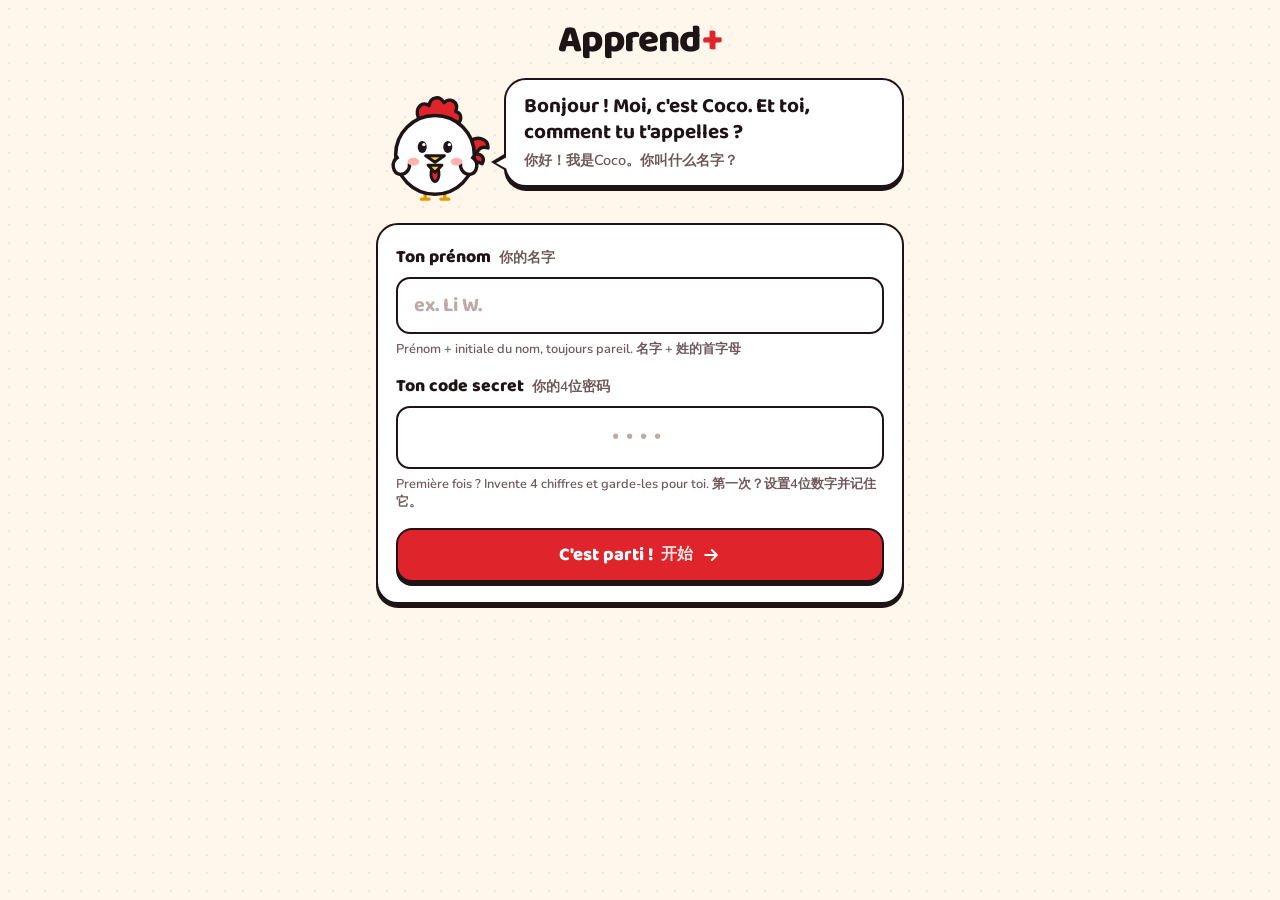
<file: index.html>
<!DOCTYPE html>
<html lang="fr">
<head>
  <meta charset="UTF-8">
  <meta http-equiv="Content-Security-Policy" content="default-src 'self'; script-src 'self'; style-src 'self' 'unsafe-inline'; img-src 'self' data:; connect-src 'self' https://*.supabase.co; manifest-src 'self'; worker-src 'self'; object-src 'none'; base-uri 'self'; form-action 'self'">
  <meta name="referrer" content="strict-origin-when-cross-origin">
  <meta name="viewport" content="width=device-width, initial-scale=1, viewport-fit=cover, interactive-widget=resizes-content">
  <title>Apprend+</title>
  <meta name="description" content="Apprends le français en t'amusant ! / 轻松学法语！">

  <link rel="manifest" href="manifest.json">
  <meta name="theme-color" content="#FFF6EC">
  <meta name="mobile-web-app-capable" content="yes">
  <link rel="icon" type="image/png" sizes="192x192" href="icons/icon-192.png">

  <meta name="apple-mobile-web-app-capable" content="yes">
  <meta name="apple-mobile-web-app-status-bar-style" content="default">
  <meta name="apple-mobile-web-app-title" content="Apprend+">
  <link rel="apple-touch-icon" sizes="180x180" href="icons/icon-180.png">
  <meta name="format-detection" content="telephone=no">

  <link rel="preload" href="fonts/baloo2.woff2" as="font" type="font/woff2" crossorigin>
  <link rel="preload" href="fonts/nunito.woff2" as="font" type="font/woff2" crossorigin>
  <link rel="stylesheet" href="css/base.css">
  <link rel="stylesheet" href="css/coco.css">
  <link rel="stylesheet" href="css/navigation.css">
  <link rel="stylesheet" href="css/ecrans.css">
  <link rel="stylesheet" href="css/jeu.css">
</head>
<body>
  <div id="app" class="app"></div>
  <div id="modale" class="modale-fond" hidden></div>
  <div id="toast" class="toast" role="status" aria-live="polite"></div>

  <noscript><p style="padding:24px;text-align:center">Active JavaScript pour utiliser l'appli. / 请启用 JavaScript。</p></noscript>

  <script src="config.js"></script>
  <script src="data.js"></script>
  <script src="credits.js"></script>
  <script type="module" src="js/main.js"></script>
</body>
</html>
</file>
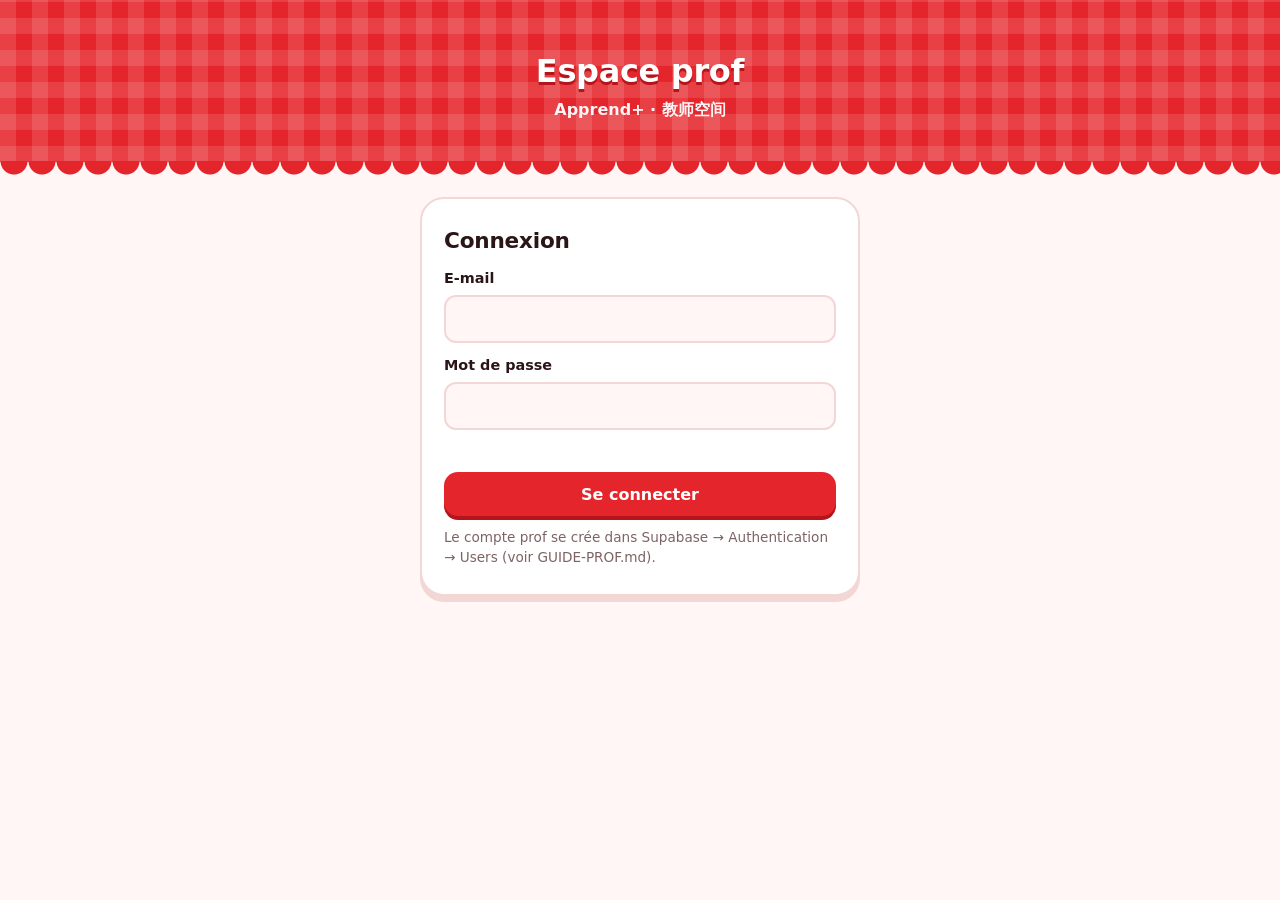
<file: prof.html>
<!DOCTYPE html>
<html lang="fr">
<head>
  <meta charset="UTF-8">
  <meta http-equiv="Content-Security-Policy" content="default-src 'self'; script-src 'self'; style-src 'self' 'unsafe-inline'; img-src 'self' data:; connect-src 'self' https://*.supabase.co; object-src 'none'; base-uri 'self'; form-action 'self'">
  <meta name="referrer" content="no-referrer">
  <meta name="viewport" content="width=device-width, initial-scale=1">
  <title>Espace prof - Apprend+</title>
  <meta name="robots" content="noindex, nofollow">
  <meta name="theme-color" content="#E4252B">
  <link rel="icon" type="image/png" href="icons/icon-192.png">
  <link rel="stylesheet" href="prof.css">
</head>
<body>
  <div id="racine"></div>
  <div id="infobulle" class="infobulle" role="tooltip" hidden></div>
  <div id="fenetre" class="fenetre-fond" hidden></div>
  <div id="toast" class="toast" role="status" aria-live="polite"></div>

  <script src="config.js"></script>
  <script src="data.js"></script>
  <script src="prof.js"></script>
</body>
</html>
</file>
<file: css/base.css>
/* Base : polices, couleurs, boutons, cartes, champs. Les couleurs se changent ici. */

@font-face {
  font-family: "Baloo 2";
  src: url("../fonts/baloo2.woff2") format("woff2");
  font-weight: 600 800;
  font-display: swap;
}
@font-face {
  font-family: "Nunito";
  src: url("../fonts/nunito.woff2") format("woff2");
  font-weight: 500 800;
  font-display: swap;
}

:root {
  --rouge: #E0242B;
  --rouge-fonce: #A8171D;
  --rose: #FFE1DE;
  --rose-joue: #FFB3AE;
  --creme: #FFF6EC;
  --blanc: #FFFFFF;
  --encre: #1E1416;
  --encre-douce: #6E5A5B;
  --ligne: #EADCD3;
  --jaune: #FFC53D;
  --jaune-fonce: #E59A00;
  --vert: #1FA55B;
  --vert-pale: #DDF5E6;

  --trait: 2.5px;
  --ombre: 0 4px 0 var(--encre);
  --ombre-petite: 0 3px 0 var(--encre);
  --rayon: 22px;

  --titre: "Baloo 2", "PingFang SC", "Hiragino Sans GB", "Microsoft YaHei", system-ui, sans-serif;
  --texte: "Nunito", "PingFang SC", "Hiragino Sans GB", "Microsoft YaHei", "Noto Sans SC", system-ui, sans-serif;

  --sur-haut: env(safe-area-inset-top, 0px);
  --sur-bas: env(safe-area-inset-bottom, 0px);
  --sur-gauche: env(safe-area-inset-left, 0px);
  --sur-droite: env(safe-area-inset-right, 0px);
}

*, *::before, *::after { box-sizing: border-box; margin: 0; padding: 0; }
html { -webkit-text-size-adjust: 100%; text-size-adjust: 100%; background: var(--creme); }
body {
  font-family: var(--texte);
  font-weight: 600;
  color: var(--encre);
  line-height: 1.45;
  min-height: 100vh;
  min-height: 100dvh;
  background-color: var(--creme);
  background-image: radial-gradient(rgba(224, 36, 43, .1) 1.4px, transparent 1.6px);
  background-size: 18px 18px;
  -webkit-font-smoothing: antialiased;
  -webkit-tap-highlight-color: transparent;
  overscroll-behavior-y: none;
}
button {
  font: inherit; color: inherit; background: none; border: 0; cursor: pointer;
  touch-action: manipulation; -webkit-user-select: none; user-select: none;
}
a { color: var(--rouge-fonce); font-weight: 700; }
img { display: block; }
:focus-visible { outline: 3px solid var(--jaune); outline-offset: 3px; }
[hidden] { display: none !important; }
[lang="zh"] { font-weight: 600; }
svg.ico { width: 1.25em; height: 1.25em; flex-shrink: 0; }
.etoile-or { color: var(--jaune); }
.flamme { color: #FF6A00; }

.app {
  max-width: 560px; margin: 0 auto; min-height: 100vh; min-height: 100dvh;
  display: flex; flex-direction: column;
  padding: 0 var(--sur-droite) 0 var(--sur-gauche);
}
.ecran { flex: 1; display: flex; flex-direction: column; animation: entree .3s ease; }
.page { padding: 18px 16px 6px; display: flex; flex-direction: column; gap: 16px; }
@keyframes entree { from { opacity: 0; transform: translateY(8px); } }

.titre-page { font-family: var(--titre); font-weight: 800; font-size: 2rem; line-height: 1.05; letter-spacing: -.01em; }
.titre-page span { display: block; font-family: var(--texte); font-size: 1rem; color: var(--encre-douce); margin-top: 4px; letter-spacing: 0; }
.note-bas { font-size: .82rem; color: var(--encre-douce); text-align: center; }

/* Boutons : contour encre et ombre franche, ils s'enfoncent quand on appuie */
.btn {
  min-height: 54px; min-width: 44px; padding: 10px 22px;
  border: var(--trait) solid var(--encre); border-radius: 16px;
  box-shadow: var(--ombre);
  font-family: var(--titre); font-weight: 800; font-size: 1.15rem; line-height: 1.1;
  display: inline-flex; align-items: center; justify-content: center; gap: 8px;
  transition: transform .08s ease, box-shadow .08s ease;
}
.btn:active { transform: translateY(3px); box-shadow: 0 1px 0 var(--encre); }
.btn[disabled] { opacity: .45; pointer-events: none; }
.btn span[lang="zh"] { font-family: var(--texte); font-size: .85em; opacity: .9; }
.btn .ico { width: 20px; height: 20px; }
.btn-rouge { background: var(--rouge); color: var(--blanc); }
.btn-blanc { background: var(--blanc); color: var(--encre); }
.btn-vert { background: var(--vert); color: var(--blanc); }
.btn-large { width: 100%; }

.btn-rond {
  width: 46px; height: 46px; border-radius: 50%; flex-shrink: 0;
  display: inline-flex; align-items: center; justify-content: center;
  background: var(--blanc); color: var(--encre);
  border: var(--trait) solid var(--encre); box-shadow: var(--ombre-petite);
  transition: transform .08s ease, box-shadow .08s ease;
}
.btn-rond:active { transform: translateY(2px); box-shadow: 0 1px 0 var(--encre); }
.btn-rond .ico { width: 22px; height: 22px; }

.lien {
  align-self: center; display: inline-flex; align-items: center; gap: 6px; min-height: 44px;
  font-family: var(--titre); font-weight: 700; font-size: 1rem; color: var(--rouge-fonce);
  text-decoration: underline; text-decoration-thickness: 2px; text-underline-offset: 4px;
}
.lien .ico { width: 18px; height: 18px; }

/* Cartes et pastilles façon autocollant */
.carte {
  background: var(--blanc); border: var(--trait) solid var(--encre);
  border-radius: var(--rayon); box-shadow: var(--ombre);
}
.pastille {
  display: inline-flex; align-items: center; gap: 4px; min-height: 36px; padding: 4px 12px;
  background: var(--blanc); border: 2px solid var(--encre); border-radius: 999px; box-shadow: var(--ombre-petite);
  font-family: var(--titre); font-weight: 800; font-size: 1rem; white-space: nowrap;
}
.pastille .ico { width: 18px; height: 18px; }
.avatar {
  width: 40px; height: 40px; border-radius: 50%; flex-shrink: 0;
  display: inline-flex; align-items: center; justify-content: center;
  background: var(--rouge); color: var(--blanc); border: var(--trait) solid var(--encre);
  font-family: var(--titre); font-weight: 800; font-size: 1.15rem; text-transform: uppercase;
}
.avatar.grand { width: 64px; height: 64px; font-size: 1.8rem; }
.tampon {
  display: inline-block; padding: 2px 10px; border: 3px solid var(--rouge); border-radius: 8px;
  color: var(--rouge); font-family: var(--titre); font-weight: 800; font-size: .85rem;
  letter-spacing: .08em; text-transform: uppercase; transform: rotate(-6deg); background: var(--blanc);
}
.etiquette-rouge { font-family: var(--titre); font-weight: 800; font-size: .85rem; letter-spacing: .06em; text-transform: uppercase; color: var(--rouge); }
.echeance { padding: 1px 8px; border-radius: 999px; background: var(--rose); color: var(--rouge-fonce); font-weight: 800; white-space: nowrap; }
.echeance.urgent { background: var(--rouge); color: var(--blanc); }
.echeance.fini { background: var(--vert-pale); color: var(--vert); }
.jauge { display: block; height: 14px; border-radius: 999px; background: var(--rose); border: 2px solid var(--encre); overflow: hidden; }
.jauge > span { display: block; height: 100%; background: var(--rouge); border-right: 2px solid var(--encre); min-width: 6px; }

/* Champs de saisie */
.champ {
  width: 100%; min-height: 56px; padding: 12px 16px;
  font: inherit; font-family: var(--titre); font-size: 1.25rem; font-weight: 700; color: var(--encre);
  background: var(--blanc); border: var(--trait) solid var(--encre); border-radius: 14px;
  -webkit-appearance: none; appearance: none; transition: box-shadow .15s ease;
}
.champ:focus { outline: none; box-shadow: 0 0 0 4px var(--rose); }
.champ::placeholder { color: #BFA9A6; }

/* Message temporaire */
.toast {
  position: fixed; left: 50%; bottom: calc(100px + var(--sur-bas)); z-index: 60;
  transform: translate(-50%, 20px); max-width: calc(100% - 32px);
  padding: 12px 18px; border-radius: 16px; border: var(--trait) solid var(--encre);
  background: var(--encre); color: var(--blanc); font-family: var(--titre); font-weight: 700; text-align: center;
  opacity: 0; pointer-events: none; transition: opacity .2s ease, transform .2s ease;
}
.toast.visible { opacity: 1; transform: translate(-50%, 0); }

/* Feuille du bas */
.modale-fond {
  position: fixed; inset: 0; z-index: 40; background: rgba(30, 20, 22, .55);
  display: flex; align-items: flex-end; justify-content: center; animation: fondu .2s ease;
}
.modale {
  width: 100%; max-width: 560px; max-height: 90vh; max-height: 90dvh; overflow-y: auto;
  background: var(--creme); border: var(--trait) solid var(--encre); border-bottom: 0; border-radius: 28px 28px 0 0;
  padding: 18px 18px calc(20px + var(--sur-bas)); display: flex; flex-direction: column; gap: 14px;
  animation: monte .28s ease;
}
@media (min-width: 620px) { .modale-fond { align-items: center; } .modale { border-radius: 28px; border-bottom: var(--trait) solid var(--encre); } }
@keyframes fondu { from { opacity: 0; } }
@keyframes monte { from { transform: translateY(40%); opacity: 0; } }

@media (prefers-reduced-motion: reduce) {
  *, *::before, *::after { animation-duration: .01ms !important; animation-iteration-count: 1 !important; transition-duration: .01ms !important; }
}
</file>
<file: css/coco.css>
/* Coco la mascotte et ses bulles de BD */

.coco { flex-shrink: 0; overflow: visible; }
.coco-corps { transform-origin: 60px 110px; animation: dandine 3.2s ease-in-out infinite; }
@keyframes dandine { 0%, 100% { transform: rotate(-3deg); } 50% { transform: rotate(3deg); } }

/* Bec qui s'ouvre et se ferme quand Coco parle */
.coco-bec-ferme { opacity: 0; animation: bec-ferme .34s steps(1) 6; }
.coco-bec-ouvert { animation: bec-ouvert .34s steps(1) 6; }
@keyframes bec-ouvert { 50% { opacity: 0; } }
@keyframes bec-ferme { 50% { opacity: 1; } }

.coco-bravo .coco-corps { animation: saute .5s ease 3, dandine 3.2s ease-in-out 1.5s infinite; }
@keyframes saute { 0%, 100% { transform: translateY(0); } 40% { transform: translateY(-14px) rotate(-4deg); } }
.coco-oups .coco-corps { animation: tremble .45s ease 1; }
@keyframes tremble { 25% { transform: translateX(-5px); } 75% { transform: translateX(5px); } }

.parole { display: flex; align-items: flex-end; gap: 10px; }
.parole-droite { flex-direction: row-reverse; }
.bulle {
  position: relative; flex: 1; min-width: 0;
  background: var(--blanc); border: var(--trait) solid var(--encre); border-radius: 22px;
  box-shadow: var(--ombre); padding: 12px 16px; margin-bottom: 18px;
}
/* Pointe de la bulle tournée vers Coco (contour + remplissage) */
.bulle::before, .bulle::after { content: ""; position: absolute; bottom: 14px; border-style: solid; }
.parole-gauche .bulle::before { left: -15px; border-width: 9px 15px 9px 0; border-color: transparent var(--encre) transparent transparent; }
.parole-gauche .bulle::after { left: -10px; bottom: 16.5px; border-width: 6.5px 11px 6.5px 0; border-color: transparent var(--blanc) transparent transparent; }
.parole-droite .bulle::before { right: -15px; border-width: 9px 0 9px 15px; border-color: transparent transparent transparent var(--encre); }
.parole-droite .bulle::after { right: -10px; bottom: 16.5px; border-width: 6.5px 0 6.5px 11px; border-color: transparent transparent transparent var(--blanc); }

.bulle-fr { font-weight: 800; font-size: 1.05rem; line-height: 1.35; }
.bulle-zh { margin-top: 4px; font-size: .9rem; color: var(--encre-douce); }
.parole-grande .bulle { padding: 14px 18px; }
.parole-grande .bulle-fr { font-family: var(--titre); font-weight: 700; font-size: 1.3rem; line-height: 1.25; }
.bulle.rebond { animation: rebond .3s ease; }
@keyframes rebond { 40% { transform: scale(1.04); } }
</file>
<file: css/navigation.css>
/* Barre du haut et barre de navigation du bas */

.barre-haut {
  position: sticky; top: 0; z-index: 20;
  display: flex; align-items: center; gap: 8px;
  padding: calc(10px + var(--sur-haut)) 16px 10px;
  background: var(--creme); border-bottom: var(--trait) solid var(--encre);
}
.barre-haut .moi { flex: 1; min-width: 0; display: flex; align-items: center; gap: 10px; text-align: left; }
.barre-haut .moi b, .barre-titre {
  font-family: var(--titre); font-weight: 800; font-size: 1.25rem;
  white-space: nowrap; overflow: hidden; text-overflow: ellipsis;
}
.barre-titre { flex: 1; min-width: 0; }

.nav-bas {
  position: fixed; left: 50%; bottom: 0; transform: translateX(-50%); z-index: 30;
  width: 100%; max-width: 560px;
  display: grid; grid-template-columns: repeat(4, 1fr); gap: 6px;
  padding: 8px 10px calc(8px + var(--sur-bas));
  background: var(--blanc); border-top: var(--trait) solid var(--encre);
}
.nav-bas button {
  min-height: 56px; border-radius: 16px; border: 2px solid transparent;
  display: flex; flex-direction: column; align-items: center; justify-content: center; gap: 2px;
  font-family: var(--titre); font-weight: 700; font-size: .78rem; color: var(--encre-douce);
}
.nav-bas button .ico { width: 24px; height: 24px; }
.nav-bas button.actif {
  background: var(--rouge); color: var(--blanc);
  border-color: var(--encre); box-shadow: var(--ombre-petite);
}
.avec-nav { padding-bottom: calc(96px + var(--sur-bas)); }
</file>
<file: css/ecrans.css>
/* Écrans : connexion, accueil, parcours, niveau, carnet, classement, crédits, menu */

/* Connexion */
.ecran-connexion { padding: calc(22px + var(--sur-haut)) 16px calc(28px + var(--sur-bas)); gap: 18px; }
.marque { font-family: var(--titre); font-weight: 800; font-size: 2.4rem; line-height: 1; text-align: center; letter-spacing: -.02em; }
.marque span { color: var(--rouge); }
.carte-connexion { padding: 20px 18px; display: flex; flex-direction: column; }
.carte-connexion label { font-family: var(--titre); font-weight: 800; font-size: 1.1rem; margin-bottom: 6px; }
.carte-connexion label span { font-family: var(--texte); font-size: .85rem; color: var(--encre-douce); margin-left: 4px; }
.carte-connexion .astuce { font-size: .8rem; color: var(--encre-douce); margin: 6px 0 16px; }
.champ-code { letter-spacing: .5em; text-align: center; font-size: 1.5rem; }
.champ-code::placeholder { letter-spacing: .3em; }
.deja-venus p { font-family: var(--titre); font-weight: 700; color: var(--encre-douce); margin-bottom: 10px; }
.deja-venus > div { display: flex; flex-wrap: wrap; gap: 10px; }
.autocollant-eleve {
  display: inline-flex; align-items: center; gap: 8px; min-height: 50px; padding: 4px 16px 4px 4px;
  background: var(--blanc); border: var(--trait) solid var(--encre); border-radius: 999px; box-shadow: var(--ombre-petite);
  font-family: var(--titre); font-weight: 800; font-size: 1.05rem;
}
.autocollant-eleve .avatar { width: 36px; height: 36px; font-size: 1rem; }

/* Accueil */
.accueil { padding-top: 22px; }
.lecon { padding: 18px; display: flex; flex-direction: column; gap: 8px; overflow: hidden; }
.lecon-photos { display: flex; justify-content: center; margin: 4px 0 10px; height: 104px; }
.lecon-photos img {
  width: 96px; height: 96px; object-fit: cover; background: var(--rose);
  border: 4px solid var(--blanc); outline: var(--trait) solid var(--encre); border-radius: 10px;
  box-shadow: 0 5px 0 var(--encre);
}
.lecon-photos img:nth-child(1) { transform: rotate(-8deg) translateY(6px); margin-right: -14px; }
.lecon-photos img:nth-child(2) { transform: rotate(3deg); z-index: 1; }
.lecon-photos img:nth-child(3) { transform: rotate(9deg) translateY(8px); margin-left: -14px; }
.lecon h2 { font-family: var(--titre); font-weight: 800; font-size: 1.75rem; line-height: 1.1; }
.lecon h2 span { display: block; font-family: var(--texte); font-size: 1rem; color: var(--encre-douce); }
.lecon .btn { margin-top: 8px; }

.devoir { padding: 14px; display: flex; align-items: center; gap: 12px; border-color: var(--rouge); box-shadow: 0 4px 0 var(--rouge-fonce); }
.devoir > div { flex: 1; min-width: 0; display: flex; flex-direction: column; }
.devoir b { font-family: var(--titre); font-weight: 800; font-size: 1.15rem; line-height: 1.2; }
.devoir small { font-size: .8rem; color: var(--encre-douce); }
.devoir .btn { min-height: 46px; padding: 8px 14px; font-size: 1rem; }

.compteurs { list-style: none; display: grid; grid-template-columns: repeat(3, 1fr); gap: 10px; }
.compteurs li {
  display: flex; flex-direction: column; align-items: center; text-align: center; padding: 10px 6px;
  background: var(--blanc); border: var(--trait) solid var(--encre); border-radius: 18px; box-shadow: var(--ombre-petite);
}
.compteurs .ico { width: 22px; height: 22px; }
.compteurs b { font-family: var(--titre); font-weight: 800; font-size: 1.6rem; line-height: 1.1; }
.compteurs span { font-size: .72rem; color: var(--encre-douce); font-weight: 700; }

/* Parcours et niveaux : chemin sinueux */
.progression-globale { padding: 14px 16px; display: flex; flex-direction: column; gap: 8px; }
.progression-globale b { font-family: var(--titre); font-weight: 800; font-size: 1.6rem; line-height: 1; }
.progression-globale small { font-family: var(--texte); font-size: .9rem; color: var(--encre-douce); }

.chemin { position: relative; margin-top: 6px; }
.chemin svg.route { position: absolute; inset: 0; width: 100%; height: 100%; overflow: visible; pointer-events: none; }
.route path { fill: none; stroke-linecap: round; }
.route-bord { stroke: var(--encre); stroke-width: 24; }
.route-fond { stroke: var(--blanc); stroke-width: 18; }
.route-faite { stroke: var(--rouge); stroke-width: 18; }
.route-tirets { stroke: var(--encre); stroke-width: 2.5; stroke-dasharray: 2 12; opacity: .3; }

.noeud { position: absolute; transform: translateX(-50%); display: flex; flex-direction: column; align-items: center; width: 160px; }
.noeud-bouton {
  position: relative; width: 92px; height: 92px; border-radius: 50%;
  background: var(--blanc); border: 3px solid var(--encre); box-shadow: 0 6px 0 var(--encre);
  transition: transform .1s ease;
}
.noeud-bouton:active { transform: translateY(4px); }
.noeud-bouton img { width: 100%; height: 100%; border-radius: 50%; object-fit: cover; }
.noeud.actuel .noeud-bouton { box-shadow: 0 0 0 5px var(--rouge), 0 0 0 8px var(--encre), 0 9px 0 8px var(--encre); }
.noeud.verrouille .noeud-bouton { background: #EFE6E0; }
.noeud.verrouille .noeud-bouton img { filter: grayscale(1) opacity(.45); }
.badge {
  position: absolute; right: -8px; bottom: -6px; width: 34px; height: 34px; border-radius: 50%;
  display: flex; align-items: center; justify-content: center;
  background: var(--vert); color: var(--blanc); border: var(--trait) solid var(--encre);
}
.badge .ico { width: 18px; height: 18px; }
.noeud.verrouille .badge { background: var(--encre-douce); }
.etiquette {
  margin-top: 16px; padding: 6px 10px; max-width: 160px; text-align: center; line-height: 1.2;
  background: var(--blanc); border: 2px solid var(--encre); border-radius: 14px; box-shadow: var(--ombre-petite);
}
.etiquette b { display: block; font-family: var(--titre); font-weight: 800; font-size: .95rem; }
.etiquette span { display: block; font-size: .78rem; color: var(--encre-douce); }
.etiquette .etoiles-mini { display: flex; justify-content: center; align-items: center; gap: 2px; margin-top: 2px; font-weight: 800; }
.etoiles-mini .ico { width: 13px; height: 13px; }
.noeud.verrouille .etiquette { opacity: .6; }

/* Coco perché au-dessus de l'étape à faire */
.coco-ici { position: absolute; bottom: 100%; margin-bottom: -6px; display: flex; align-items: center; gap: 2px; z-index: 3; }
.coco-ici > span {
  padding: 2px 10px; background: var(--rouge); color: var(--blanc); border: 2px solid var(--encre); border-radius: 999px;
  font-family: var(--titre); font-weight: 800; font-size: .85rem; white-space: nowrap;
}
.tampon-noeud { position: absolute; bottom: 100%; margin-bottom: 6px; z-index: 3; }

.noeud-etape .noeud-bouton {
  width: 80px; height: 80px; display: flex; align-items: center; justify-content: center;
  font-family: var(--titre); font-weight: 800; font-size: 1.9rem; color: var(--rouge);
}
.noeud-etape.actuel .noeud-bouton { background: var(--rouge); color: var(--blanc); }
.noeud-etape.verrouille .noeud-bouton { color: #BFA9A6; }
.noeud-etape .noeud-bouton .ico { width: 30px; height: 30px; }
.etoiles-etape { display: flex; gap: 2px; margin-top: 16px; }
.etoiles-etape .ico { width: 22px; height: 22px; color: var(--jaune); }
.etoiles-etape .ico.vide { color: #E8D9D2; }
.nom-etape { font-family: var(--titre); font-weight: 700; font-size: .9rem; color: var(--encre-douce); }

.entete-niveau { display: flex; align-items: center; gap: 14px; }
.entete-niveau img { width: 72px; height: 72px; border-radius: 50%; object-fit: cover; border: 3px solid var(--encre); box-shadow: var(--ombre-petite); flex-shrink: 0; }
.entete-niveau > div { flex: 1; min-width: 0; }
.entete-niveau .titre-page { font-size: 1.6rem; }
.entete-niveau .pastille { align-self: flex-start; }

.legende-types { margin: 8px 16px 0; padding: 14px; display: grid; grid-template-columns: 1fr 1fr; gap: 10px; font-size: .85rem; }
.legende-types div { display: flex; align-items: center; gap: 8px; line-height: 1.2; }
.legende-types span span { display: block; color: var(--encre-douce); }
.puce-type {
  width: 28px; height: 28px; border-radius: 8px; flex-shrink: 0; border: 2px solid var(--encre);
  display: inline-flex; align-items: center; justify-content: center;
  font-family: var(--titre); font-weight: 800; color: var(--blanc);
}
.t1 { background: #FF8A8E; } .t2 { background: var(--rouge); } .t3 { background: var(--rouge-fonce); } .t4 { background: var(--encre); }

/* Carnet */
.groupe-carnet h2 { font-family: var(--titre); font-weight: 800; font-size: 1.3rem; margin-bottom: 10px; }
.groupe-carnet h2 span { font-family: var(--texte); font-size: .85rem; color: var(--encre-douce); }
.grille-mots { list-style: none; display: grid; grid-template-columns: repeat(auto-fill, minmax(140px, 1fr)); gap: 12px; }
.carte-mot {
  position: relative; width: 100%; display: flex; flex-direction: column; text-align: left; overflow: hidden;
  background: var(--blanc); border: var(--trait) solid var(--encre); border-radius: 18px; box-shadow: var(--ombre-petite);
  transition: transform .1s ease;
}
.carte-mot:active { transform: translateY(2px); }
.carte-mot img, .carte-mot .emoji { width: 100%; aspect-ratio: 4 / 3; object-fit: cover; background: var(--rose); border-bottom: var(--trait) solid var(--encre); }
.carte-mot .emoji { display: flex; align-items: center; justify-content: center; font-size: 2.6rem; }
.carte-mot .mot { padding: 8px 40px 10px 12px; font-family: var(--titre); font-weight: 800; font-size: 1.1rem; }
.carte-mot > .ico { position: absolute; right: 10px; bottom: 11px; width: 22px; height: 22px; color: var(--rouge); }

/* Classement */
.interrupteur { display: flex; gap: 4px; padding: 4px; background: var(--blanc); border: var(--trait) solid var(--encre); border-radius: 18px; }
.interrupteur button { flex: 1; min-height: 44px; border-radius: 13px; font-family: var(--titre); font-weight: 800; color: var(--encre-douce); }
.interrupteur button[aria-selected="true"] { background: var(--rouge); color: var(--blanc); border: 2px solid var(--encre); }

.podium { display: flex; align-items: flex-end; justify-content: center; gap: 8px; }
.marche { flex: 1; max-width: 120px; display: flex; flex-direction: column; align-items: center; text-align: center; min-width: 0; }
.marche .avatar { width: 52px; height: 52px; font-size: 1.4rem; margin-bottom: 4px; }
.marche.un .avatar { width: 64px; height: 64px; font-size: 1.7rem; box-shadow: 0 0 0 4px var(--jaune); }
.marche b { font-family: var(--titre); font-weight: 800; max-width: 100%; overflow: hidden; text-overflow: ellipsis; white-space: nowrap; }
.marche small { font-weight: 800; color: var(--encre-douce); margin-bottom: 6px; }
.marche.moi b { color: var(--rouge); }
.socle {
  width: 100%; display: flex; justify-content: center; padding-top: 6px;
  border: var(--trait) solid var(--encre); border-bottom: 0; border-radius: 14px 14px 0 0;
  font-family: var(--titre); font-weight: 800; font-size: 1.7rem;
}
.marche.un .socle { height: 96px; background: var(--rouge); color: var(--blanc); }
.marche.deux .socle { height: 70px; background: var(--rose); }
.marche.trois .socle { height: 52px; background: var(--blanc); }
.marche.vide .socle { background: transparent; border-style: dashed; }
.liste-classement { list-style: none; display: flex; flex-direction: column; gap: 8px; }
.liste-classement li {
  display: flex; align-items: center; gap: 10px; min-height: 56px; padding: 8px 12px;
  background: var(--blanc); border: 2px solid var(--encre); border-radius: 16px;
}
.liste-classement li.moi { background: var(--rose); box-shadow: var(--ombre-petite); }
.liste-classement li.saut { background: none; border: 0; min-height: 0; justify-content: center; letter-spacing: .3em; }
.liste-classement .rang { width: 26px; text-align: center; font-family: var(--titre); font-weight: 800; color: var(--encre-douce); }
.liste-classement .avatar { width: 36px; height: 36px; font-size: 1rem; }
.liste-classement .nom { flex: 1; min-width: 0; font-weight: 800; overflow: hidden; text-overflow: ellipsis; white-space: nowrap; }
.liste-classement .score { font-family: var(--titre); font-weight: 800; color: var(--rouge-fonce); white-space: nowrap; }

/* Crédits */
.liste-credits { list-style: none; display: flex; flex-direction: column; gap: 8px; }
.liste-credits li { display: flex; gap: 12px; align-items: center; padding: 8px; background: var(--blanc); border: 2px solid var(--encre); border-radius: 14px; font-size: .8rem; }
.liste-credits img { width: 56px; height: 56px; border-radius: 10px; object-fit: cover; flex-shrink: 0; }
.liste-credits div { display: flex; flex-direction: column; min-width: 0; }
.liste-credits b { font-family: var(--titre); font-size: 1rem; }
.liste-credits span { color: var(--encre-douce); overflow-wrap: anywhere; }

/* Menu du profil et aide */
.entete-profil { display: flex; align-items: center; gap: 14px; }
.entete-profil b { display: block; font-family: var(--titre); font-weight: 800; font-size: 1.5rem; line-height: 1.1; }
.entete-profil small { color: var(--encre-douce); }
.etat-synchro { display: flex; align-items: center; gap: 8px; font-size: .85rem; color: var(--encre-douce); }
.point { width: 10px; height: 10px; border-radius: 50%; border: 2px solid var(--encre); background: var(--vert); flex-shrink: 0; }
.point.attente { background: var(--jaune); }
.point.off { background: #CDBDB9; }
.menu-liste { display: flex; flex-direction: column; gap: 12px; }
.menu-liste .btn-blanc { justify-content: flex-start; }
.bloc-os { padding: 14px 16px; background: var(--blanc); border: 2px solid var(--encre); border-radius: 18px; }
.bloc-os.actif { border-color: var(--rouge); box-shadow: 0 4px 0 var(--rouge-fonce); }
.bloc-os h3 { font-family: var(--titre); font-weight: 800; font-size: 1.15rem; }
.bloc-os ol { margin: 8px 0 0 20px; display: flex; flex-direction: column; gap: 4px; }
.bloc-os p { margin-top: 8px; font-size: .85rem; color: var(--encre-douce); }
</file>
<file: css/jeu.css>
/* Exercices et écran de résultat. L'exercice tient sur un seul écran, sans défiler. */

body.jeu { overflow: hidden; overscroll-behavior: none; }
/* Fixé sur la fenêtre visible : 100vh compte la barre d'adresse sur certains téléphones
   et poussait le bouton Valider hors de l'écran. */
.ecran-exo {
  position: fixed; top: 0; bottom: 0; left: 0; right: 0; z-index: 10;
  width: 100%; max-width: 560px; margin: 0 auto;
  padding: 0 var(--sur-droite) 0 var(--sur-gauche);
  overflow: hidden; animation: none; background: var(--creme);
}

.exo-haut { flex-shrink: 0; display: flex; align-items: center; gap: 10px; padding: calc(8px + var(--sur-haut)) 16px 6px; }
.segments { flex: 1; display: flex; gap: 5px; }
.segments span { flex: 1; height: 14px; border-radius: 999px; background: var(--blanc); border: 2px solid var(--encre); }
.segments span.fait { background: var(--rouge); }
.segments span.actuel { background: var(--rose); }
.points-exo { display: inline-flex; align-items: center; gap: 3px; min-width: 50px; justify-content: flex-end; font-family: var(--titre); font-weight: 800; font-size: 1.15rem; }
.points-exo .ico { color: var(--jaune); }

.zone-exo {
  flex: 1 1 auto; min-height: 0; display: flex; flex-direction: column; align-items: center;
  gap: clamp(6px, 1.4vh, 12px); padding: 6px 16px 8px; text-align: center;
}
.zone-exo > * { flex-shrink: 0; }

/* Photo façon polaroïd, qui s'adapte à la place disponible */
.photo-exo {
  position: relative; flex: 1 1 0; min-height: 70px; max-height: 300px;
  width: auto; max-width: 100%; aspect-ratio: 4 / 3; margin-top: 10px;
  display: flex; padding: 8px; background: var(--blanc);
  border: var(--trait) solid var(--encre); border-radius: 16px; box-shadow: var(--ombre);
  transform: rotate(-1.5deg);
}
.photo-exo .cadre { position: relative; flex: 1; min-height: 0; border-radius: 10px; overflow: hidden; background: var(--rose); }
.photo-exo .fond-flou { position: absolute; inset: 0; width: 100%; height: 100%; object-fit: cover; filter: blur(16px); transform: scale(1.2); opacity: .55; }
.photo-exo .photo-principale { position: relative; width: 100%; height: 100%; object-fit: contain; }
.photo-exo .emoji-exo { display: flex; align-items: center; justify-content: center; height: 100%; font-size: 5rem; }
.type-exo {
  position: absolute; top: -13px; left: 12px; z-index: 2; padding: 1px 10px;
  border: 2px solid var(--encre); border-radius: 999px; color: var(--blanc);
  font-family: var(--titre); font-weight: 800; font-size: .8rem; transform: rotate(-3deg);
}
.type-exo span { opacity: .85; }
.photo-exo .btn-son { position: absolute; right: -12px; bottom: -14px; }

/* Coco donne la consigne */
.parole-exo { width: 100%; text-align: left; }
.parole-exo .bulle { padding: 8px 12px; margin-bottom: 10px; box-shadow: var(--ombre-petite); }
.parole-exo .bulle-fr { font-size: .98rem; }
.parole-exo .bulle-zh { font-size: .82rem; margin-top: 1px; }

/* Cases de réponse */
.cases { display: flex; justify-content: center; gap: 6px; width: 100%; }
.case {
  flex: 0 1 46px; min-width: 24px; height: 54px;
  display: flex; align-items: center; justify-content: center;
  font-family: var(--titre); font-size: 1.7rem; font-weight: 800; text-transform: uppercase;
  border-bottom: 4px solid var(--encre-douce);
}
.case.active { border-bottom-color: var(--rouge); animation: clignote 1s steps(2) infinite; }
@keyframes clignote { 50% { border-bottom-color: var(--ligne); } }
.case.remplie { color: var(--rouge); border-bottom-color: var(--encre); }
.case.fixe { color: var(--encre-douce); }
.case.devoilee { color: var(--jaune-fonce); border-bottom-color: var(--jaune); }
.case.juste { color: var(--vert); border-bottom-color: var(--vert); }
.case.reponse { color: var(--rouge); border-bottom-color: var(--rouge); }
.case.separateur { flex: 0 0 14px; min-width: 14px; border: 0; animation: none; }
.cases.secoue { animation: secousse .4s ease; }
.cases.bravo .case { animation: saut-lettre .45s ease both; }
.cases.bravo .case:nth-child(2) { animation-delay: .04s; } .cases.bravo .case:nth-child(3) { animation-delay: .08s; }
.cases.bravo .case:nth-child(4) { animation-delay: .12s; } .cases.bravo .case:nth-child(5) { animation-delay: .16s; }
.cases.bravo .case:nth-child(6) { animation-delay: .2s; } .cases.bravo .case:nth-child(7) { animation-delay: .24s; }
@keyframes secousse { 20%, 60% { transform: translateX(-9px); } 40%, 80% { transform: translateX(9px); } }
@keyframes saut-lettre { 50% { transform: translateY(-10px); } }

/* Lettres façon Scrabble */
.tuiles { display: flex; flex-wrap: wrap; justify-content: center; gap: 9px; max-width: 420px; }
.tuile {
  position: relative; width: 54px; height: 56px; border-radius: 12px;
  background: #FFF9EF; color: var(--rouge); border: var(--trait) solid var(--encre); box-shadow: var(--ombre);
  font-family: var(--titre); font-size: 1.6rem; font-weight: 800;
  transition: transform .08s ease, box-shadow .08s ease, opacity .15s ease;
}
.tuile::after { content: attr(data-pts); position: absolute; right: 5px; bottom: 1px; font-size: .6rem; color: var(--encre-douce); }
.tuile:active { transform: translateY(3px); box-shadow: 0 1px 0 var(--encre); }
.tuile.utilisee { opacity: .15; transform: translateY(4px); box-shadow: none; pointer-events: none; }

.saisie {
  width: 100%; max-width: 380px; min-height: 56px; padding: 10px 16px;
  font: inherit; font-family: var(--titre); font-size: 1.4rem; font-weight: 800; text-align: center; letter-spacing: .1em;
  color: var(--rouge); background: var(--blanc); border: var(--trait) solid var(--encre); border-radius: 14px;
  -webkit-appearance: none; appearance: none;
}
.saisie:focus { outline: none; box-shadow: 0 0 0 4px var(--rose); }
.saisie::placeholder { letter-spacing: 0; color: #BFA9A6; font-size: 1rem; }
.ecran-exo.fini .saisie, .ecran-exo.fini .tuiles { display: none; }

/* Barre du bas de l'exercice */
.pied-exo {
  flex-shrink: 0; display: flex; gap: 10px; align-items: center;
  position: relative; z-index: 2;
  padding: 12px 16px calc(12px + var(--sur-bas));
  background: var(--blanc); border-top: var(--trait) solid var(--encre);
}
.pied-exo > .btn-rouge, .pied-exo > .btn-vert { flex: 1; }
.petit-bouton { width: 58px; min-width: 58px; padding: 0; flex-direction: column; gap: 0; font-family: var(--texte); font-size: .65rem; }
.petit-bouton .ico { width: 22px; height: 22px; }
.pied-exo.reussi, .pied-exo.rate { flex-wrap: wrap; animation: monte .25s ease; }
.pied-exo.reussi { background: var(--vert-pale); }
.pied-exo.rate { background: var(--rose); }
.verdict { width: 100%; display: flex; flex-direction: column; text-align: left; }
.verdict b { font-family: var(--titre); font-weight: 800; font-size: 1.3rem; line-height: 1.15; }
.reussi .verdict b { color: var(--vert); }
.rate .verdict b { color: var(--rouge-fonce); }
.verdict > span { font-weight: 800; }

/* Écrans plus petits : on resserre */
@media (max-height: 700px) {
  .tuile { width: 48px; height: 50px; font-size: 1.4rem; }
  .tuiles { gap: 7px; }
  .case { height: 46px; font-size: 1.45rem; }
  .saisie { min-height: 50px; padding: 8px 14px; }
  .pied-exo { padding-top: 10px; padding-bottom: calc(10px + var(--sur-bas)); }
  .ecran-exo .btn { min-height: 48px; }
}
@media (max-height: 560px) {
  .parole-exo .coco { width: 40px; height: 40px; }
  .parole-exo .bulle-zh { display: none; }
}
@media (max-height: 480px) {
  .tuile { width: 42px; height: 44px; font-size: 1.2rem; }
  .tuiles { gap: 6px; }
  .case { height: 38px; font-size: 1.2rem; }
  .parole-exo .bulle-fr { font-size: .88rem; }
  .ecran-exo .btn-rond { width: 40px; height: 40px; }
}
@media (min-width: 600px) and (min-height: 760px) {
  .tuile { width: 60px; height: 62px; }
}

/* Résultat */
.ecran-resultat { padding: calc(22px + var(--sur-haut)) 16px calc(28px + var(--sur-bas)); gap: 18px; }
.grandes-etoiles { display: flex; justify-content: center; align-items: flex-end; gap: 4px; }
.grandes-etoiles .ico { width: 72px; height: 72px; color: var(--jaune); filter: drop-shadow(0 4px 0 var(--encre)); animation: etoile .55s cubic-bezier(.3, 1.6, .5, 1) both; }
.grandes-etoiles .ico:nth-child(2) { width: 94px; height: 94px; margin-bottom: 14px; animation-delay: .2s; }
.grandes-etoiles .ico:nth-child(3) { animation-delay: .4s; }
.grandes-etoiles .ico.vide { color: #E8D9D2; filter: drop-shadow(0 4px 0 #CDBDB9); }
@keyframes etoile { from { transform: scale(0) rotate(-40deg); opacity: 0; } }
.mots-appris h2 { font-family: var(--titre); font-weight: 800; font-size: 1.2rem; margin-bottom: 10px; }
.mots-appris h2 span { font-family: var(--texte); font-size: .85rem; color: var(--encre-douce); }
.mots-appris ul { list-style: none; display: flex; flex-wrap: wrap; gap: 8px; }
.puce-mot {
  min-height: 46px; display: inline-flex; align-items: center; gap: 8px; padding: 3px 14px 3px 3px;
  background: var(--blanc); border: 2px solid var(--encre); border-radius: 999px; box-shadow: var(--ombre-petite);
  font-family: var(--titre); font-weight: 800; font-size: 1.05rem;
}
.puce-mot img { width: 36px; height: 36px; border-radius: 50%; object-fit: cover; border: 2px solid var(--encre); }
.puce-mot .ico { width: 18px; height: 18px; color: var(--rouge); }
.puce-mot.rate { background: var(--rose); border-style: dashed; }
.boutons-resultat { display: flex; flex-direction: column; gap: 14px; }

.confettis { position: fixed; inset: 0; pointer-events: none; overflow: hidden; z-index: 50; }
.confettis i { position: absolute; top: -14px; width: 10px; height: 14px; border-radius: 2px; border: 1.5px solid var(--encre); animation: chute linear forwards; }
@keyframes chute { to { transform: translateY(110vh) rotate(720deg); } }
</file>
<file: prof.css>
/* Styles du tableau de bord prof. */
:root {
  --rouge: #E4252B;
  --rouge-fonce: #B5141B;
  --rouge-nuit: #7A0C11;
  --rose: #FFE3E2;
  --rose-pale: #FFF6F5;
  --blanc: #FFFFFF;
  --encre: #2B1617;
  --encre-douce: #7E6364;
  --ligne: #F2D7D5;
  --ligne-forte: #E6BDBA;

  /* Statuts (toujours accompagnés d'une icône + d'un texte) */
  --ok: #14804A;      --ok-fond: #E3F7EA;
  --attention: #A15C00; --attention-fond: #FFF1D6;
  --critique: #B5141B; --critique-fond: #FFE3E2;
  --neutre: #6B5556;  --neutre-fond: #F4ECEB;

  /* Échelle d'activité (une seule teinte, du clair au foncé) */
  --act-0: #F4ECEB;
  --act-1: #F8B9B7;
  --act-2: #EE6E71;
  --act-3: #C3161E;

  --police-titre: ui-rounded, "SF Pro Rounded", "Nunito", "Varela Round", "Arial Rounded MT Bold", system-ui, sans-serif;
  --police: system-ui, -apple-system, BlinkMacSystemFont, "Segoe UI", Roboto, "PingFang SC", "Microsoft YaHei", sans-serif;
}
* { box-sizing: border-box; margin: 0; padding: 0; }
body { font-family: var(--police); background: var(--rose-pale); color: var(--encre); line-height: 1.45; min-height: 100vh; }
button, input, select { font: inherit; color: inherit; }
button { cursor: pointer; border: 0; background: none; }
[hidden] { display: none !important; }
:focus-visible { outline: 3px solid #FFB800; outline-offset: 2px; }
.titre-jeu { font-family: var(--police-titre); font-weight: 900; letter-spacing: -.01em; }
svg.ico { width: 1.15em; height: 1.15em; vertical-align: -0.18em; flex-shrink: 0; }

.vichy {
  background-color: var(--rouge);
  background-image:
    repeating-linear-gradient(0deg, rgba(255,255,255,.12) 0 16px, transparent 16px 32px),
    repeating-linear-gradient(90deg, rgba(255,255,255,.12) 0 16px, transparent 16px 32px);
  color: var(--blanc);
}
.auvent { height: 18px; background: radial-gradient(circle at 50% 0, var(--rouge) 13px, transparent 14px) 0 0 / 28px 18px repeat-x; margin-top: -1px; }

/* Boutons */
.btn {
  --bord: var(--ligne-forte);
  min-height: 44px; padding: 10px 18px; border-radius: 14px;
  font-family: var(--police-titre); font-weight: 800;
  display: inline-flex; align-items: center; justify-content: center; gap: 8px;
  box-shadow: 0 4px 0 var(--bord); transition: transform .08s, box-shadow .08s;
  white-space: nowrap;
  text-decoration: none;
}
.btn:active { transform: translateY(3px); box-shadow: 0 1px 0 var(--bord); }
.btn[disabled] { opacity: .5; pointer-events: none; }
.btn-rouge { background: var(--rouge); color: var(--blanc); --bord: var(--rouge-fonce); }
.btn-blanc { background: var(--blanc); color: var(--rouge-fonce); border: 2px solid var(--ligne); }
.btn-danger { background: var(--rouge-nuit); color: var(--blanc); --bord: #4A0609; }
.btn-transparent { background: rgba(255,255,255,.16); color: var(--blanc); border: 2px solid rgba(255,255,255,.4); box-shadow: none; }
.btn-petit { min-height: 36px; padding: 6px 12px; font-size: .88rem; }

/* Connexion */
.page-connexion { min-height: 100vh; display: flex; flex-direction: column; }
.page-connexion .haut { padding: 48px 20px 40px; text-align: center; }
.page-connexion .haut h1 { font-size: 2rem; text-shadow: 0 3px 0 var(--rouge-fonce); }
.page-connexion .haut p { font-weight: 600; opacity: .95; margin-top: 4px; }
.carte-login {
  width: min(440px, calc(100% - 32px)); margin: 18px auto 40px;
  background: var(--blanc); border: 2px solid var(--ligne); border-radius: 24px; box-shadow: 0 6px 0 var(--ligne);
  padding: 26px 22px; display: flex; flex-direction: column; gap: 12px;
}
.carte-login h2 { font-size: 1.35rem; }
.carte-login label { font-weight: 700; font-size: .9rem; display: flex; flex-direction: column; gap: 6px; }
.champ {
  min-height: 48px; padding: 10px 14px; border-radius: 12px;
  border: 2px solid var(--ligne); background: var(--rose-pale); font-size: 1rem;
}
.champ:focus { outline: none; border-color: var(--rouge); background: var(--blanc); }
.note { font-size: .85rem; color: var(--encre-douce); }
.erreur { color: var(--critique); font-weight: 700; font-size: .9rem; min-height: 1.3em; }

/* Structure */
.entete { padding: 16px 24px 18px; }
.entete .ligne { max-width: 1180px; margin: 0 auto; display: flex; align-items: center; gap: 14px; flex-wrap: wrap; }
.entete .logo { width: 44px; height: 44px; border-radius: 12px; background: var(--blanc); box-shadow: 0 3px 0 var(--rouge-fonce); }
.entete h1 { font-size: 1.35rem; line-height: 1.1; text-shadow: 0 2px 0 var(--rouge-fonce); flex: 1; min-width: 200px; }
.entete h1 small { display: block; font-family: var(--police); font-size: .8rem; font-weight: 600; opacity: .9; text-shadow: none; }
main { max-width: 1180px; margin: 0 auto; padding: 8px 24px 60px; }

.onglets { display: flex; gap: 8px; margin: 8px 0 22px; flex-wrap: wrap; }
.onglet {
  min-height: 44px; padding: 8px 18px; border-radius: 999px;
  font-family: var(--police-titre); font-weight: 800; color: var(--rouge-fonce);
  background: var(--blanc); border: 2px solid var(--ligne);
  display: inline-flex; align-items: center; gap: 8px;
}
.onglet[aria-selected="true"] { background: var(--rouge); color: var(--blanc); border-color: var(--rouge); box-shadow: 0 4px 0 var(--rouge-fonce); }
.onglet .compte { background: rgba(0,0,0,.12); border-radius: 999px; padding: 0 8px; font-size: .8rem; }

.carte { background: var(--blanc); border: 2px solid var(--ligne); border-radius: 20px; padding: 18px; box-shadow: 0 4px 0 var(--ligne); }
.carte + .carte, .grille + .carte, .carte + .grille { margin-top: 18px; }
.carte h2 { font-family: var(--police-titre); font-weight: 900; font-size: 1.15rem; margin-bottom: 4px; display: flex; align-items: center; gap: 8px; }
.carte .sous-titre { color: var(--encre-douce); font-size: .88rem; margin-bottom: 14px; }
.grille { display: grid; gap: 18px; align-items: start; }
.grille-2 { grid-template-columns: 1.4fr 1fr; }
@media (max-width: 860px) { .grille-2 { grid-template-columns: 1fr; } }

/* Tuiles chiffres clés */
.tuiles-stats { display: grid; grid-template-columns: repeat(4, 1fr); gap: 14px; margin-bottom: 18px; }
@media (max-width: 760px) { .tuiles-stats { grid-template-columns: repeat(2, 1fr); } }
.tuile-stat { background: var(--blanc); border: 2px solid var(--ligne); border-radius: 18px; padding: 14px 16px; box-shadow: 0 4px 0 var(--ligne); }
.tuile-stat .etiquette { font-size: .82rem; color: var(--encre-douce); font-weight: 700; }
.tuile-stat .valeur { font-family: var(--police-titre); font-weight: 900; font-size: 2rem; line-height: 1.1; margin-top: 4px; }
.tuile-stat .detail { font-size: .8rem; color: var(--encre-douce); margin-top: 2px; }

/* Histogramme */
.graph { position: relative; }
.graph-zone { position: relative; height: 180px; border-bottom: 1px solid var(--ligne-forte); }
.graph-zone .repere { position: absolute; left: 0; right: 0; border-top: 1px dashed var(--ligne); font-size: .7rem; color: var(--encre-douce); }
.graph-zone .repere span { position: absolute; top: -9px; left: 0; background: var(--blanc); padding-right: 6px; }
.barres { position: absolute; inset: 0 0 0 28px; display: flex; align-items: flex-end; gap: 2px; }
.col { flex: 1; height: 100%; display: flex; align-items: flex-end; justify-content: center; outline: none; }
.col .barre { width: min(70%, 26px); background: var(--rouge); border-radius: 4px 4px 0 0; min-height: 0; transition: background .15s; }
.col:hover .barre, .col:focus .barre { background: var(--rouge-fonce); }
.col.vide .barre { background: transparent; }
.axe-x { display: flex; gap: 2px; margin-left: 28px; margin-top: 6px; }
.axe-x span { flex: 1; text-align: center; font-size: .68rem; color: var(--encre-douce); white-space: nowrap; }

/* Listes "à surveiller" */
.alertes { list-style: none; display: flex; flex-direction: column; gap: 8px; }
.alertes li { display: flex; align-items: center; gap: 10px; padding: 10px 12px; border-radius: 12px; background: var(--rose-pale); border: 1px solid var(--ligne); }
.alertes li button { margin-left: auto; }
.alertes .qui { font-weight: 800; }
.alertes .quoi { font-size: .85rem; color: var(--encre-douce); }
.vide-message { color: var(--encre-douce); font-size: .9rem; padding: 10px 2px; }

/* Statuts */
.statut { display: inline-flex; align-items: center; gap: 5px; padding: 3px 10px; border-radius: 999px; font-size: .8rem; font-weight: 800; white-space: nowrap; }
.statut.ok { background: var(--ok-fond); color: var(--ok); }
.statut.attention { background: var(--attention-fond); color: var(--attention); }
.statut.critique { background: var(--critique-fond); color: var(--critique); }
.statut.neutre { background: var(--neutre-fond); color: var(--neutre); }
.statut .ico { width: 14px; height: 14px; }
.drapeaux { display: flex; gap: 6px; flex-wrap: wrap; }

/* Tableaux */
.tableau-wrap { overflow-x: auto; margin: 0 -18px; padding: 0 18px; }
table { width: 100%; border-collapse: collapse; font-size: .9rem; }
th { text-align: left; font-size: .75rem; text-transform: uppercase; letter-spacing: .05em; color: var(--encre-douce); padding: 8px 10px; border-bottom: 2px solid var(--ligne); white-space: nowrap; }
td { padding: 10px; border-bottom: 1px solid var(--ligne); vertical-align: middle; }
tr.cliquable { cursor: pointer; }
tr.cliquable:hover td { background: var(--rose-pale); }
td.nombre, th.nombre { text-align: right; font-variant-numeric: tabular-nums; }
.nom-eleve { display: flex; align-items: center; gap: 10px; font-weight: 800; }
.avatar { width: 34px; height: 34px; border-radius: 50%; background: var(--rouge); color: var(--blanc); display: inline-flex; align-items: center; justify-content: center; font-family: var(--police-titre); font-weight: 900; flex-shrink: 0; }
.outils-tableau { display: flex; gap: 10px; align-items: center; flex-wrap: wrap; margin-bottom: 12px; }
.outils-tableau .champ { min-height: 42px; flex: 1; min-width: 200px; }

/* Bande d'activité (14 jours) */
.bande { display: inline-flex; gap: 2px; }
.bande i { width: 11px; height: 20px; border-radius: 3px; background: var(--act-0); display: block; }
.bande i.a1 { background: var(--act-1); } .bande i.a2 { background: var(--act-2); } .bande i.a3 { background: var(--act-3); }
.legende-act { display: inline-flex; align-items: center; gap: 4px; font-size: .75rem; color: var(--encre-douce); }
.legende-act i { width: 11px; height: 14px; border-radius: 3px; display: inline-block; }

/* Devoirs */
.form-devoir { display: grid; grid-template-columns: 1fr 200px; gap: 12px; }
.form-devoir label { font-weight: 700; font-size: .88rem; display: flex; flex-direction: column; gap: 6px; }
.choix-etapes { grid-column: 1 / -1; display: grid; grid-template-columns: repeat(auto-fill, minmax(230px, 1fr)); gap: 10px; }
.groupe-niveau { border: 2px solid var(--ligne); border-radius: 14px; padding: 10px 12px; }
.groupe-niveau b { font-size: .88rem; display: block; margin-bottom: 6px; }
.form-devoir .case-etape { display: inline-flex; flex-direction: row; align-items: center; gap: 6px; margin: 0 12px 6px 0; font-size: .88rem; font-weight: 600; cursor: pointer; min-height: 32px; }
.case-etape input { width: 18px; height: 18px; accent-color: var(--rouge); }
.form-devoir .actions { grid-column: 1 / -1; display: flex; gap: 10px; align-items: center; flex-wrap: wrap; }
@media (max-width: 640px) { .form-devoir { grid-template-columns: 1fr; } }

.devoir-carte { border: 2px solid var(--ligne); border-radius: 18px; overflow: hidden; background: var(--blanc); }
.devoir-carte + .devoir-carte { margin-top: 14px; }
.devoir-entete { display: flex; align-items: center; gap: 14px; padding: 14px 16px; flex-wrap: wrap; cursor: pointer; }
.devoir-entete:hover { background: var(--rose-pale); }
.devoir-entete .titre { flex: 1; min-width: 220px; }
.devoir-entete .titre b { font-family: var(--police-titre); font-size: 1.1rem; }
.devoir-entete .titre small { display: block; color: var(--encre-douce); font-size: .82rem; }
.devoir-compteurs { display: flex; gap: 6px; flex-wrap: wrap; }
.devoir-detail { border-top: 2px dashed var(--ligne); padding: 6px 16px 14px; }
.tampon { font-family: var(--police-titre); font-weight: 900; font-size: .75rem; letter-spacing: .08em; text-transform: uppercase; color: var(--rouge); border: 2px solid var(--rouge); border-radius: 7px; padding: 1px 7px; transform: rotate(-3deg); display: inline-block; }

/* Fenêtre détail élève */
.fenetre-fond { position: fixed; inset: 0; background: rgba(43,22,23,.5); z-index: 40; display: flex; align-items: flex-start; justify-content: center; padding: 30px 16px; overflow-y: auto; }
.fenetre { width: min(920px, 100%); background: var(--blanc); border-radius: 24px; padding: 22px; box-shadow: 0 20px 50px rgba(0,0,0,.25); }
.fenetre-entete { display: flex; align-items: center; gap: 14px; margin-bottom: 16px; flex-wrap: wrap; }
.fenetre-entete .avatar { width: 54px; height: 54px; font-size: 1.5rem; }
.fenetre-entete h2 { font-family: var(--police-titre); font-weight: 900; font-size: 1.5rem; flex: 1; line-height: 1.1; }
.fenetre-entete h2 small { display: block; font-family: var(--police); font-weight: 600; font-size: .85rem; color: var(--encre-douce); }
.mini-stats { display: grid; grid-template-columns: repeat(4, 1fr); gap: 10px; margin-bottom: 16px; }
@media (max-width: 640px) { .mini-stats { grid-template-columns: repeat(2, 1fr); } }
.mini-stats div { background: var(--rose-pale); border-radius: 14px; padding: 10px 12px; }
.mini-stats b { display: block; font-family: var(--police-titre); font-size: 1.4rem; font-weight: 900; }
.mini-stats span { font-size: .78rem; color: var(--encre-douce); font-weight: 700; }
.fenetre h3 { font-family: var(--police-titre); font-weight: 900; font-size: 1.05rem; margin: 16px 0 8px; }

.infobulle { position: fixed; z-index: 70; pointer-events: none; background: var(--encre); color: var(--blanc); padding: 7px 10px; border-radius: 10px; font-size: .8rem; font-weight: 600; max-width: 260px; box-shadow: 0 6px 16px rgba(0,0,0,.2); }
.toast { position: fixed; left: 50%; bottom: 24px; transform: translate(-50%, 20px); background: var(--encre); color: var(--blanc); padding: 12px 18px; border-radius: 12px; font-weight: 700; opacity: 0; transition: all .2s; z-index: 80; pointer-events: none; }
.toast.visible { opacity: 1; transform: translate(-50%, 0); }
.chargement { text-align: center; padding: 60px 20px; color: var(--encre-douce); font-weight: 700; }
details.table-donnees { margin-top: 10px; font-size: .85rem; }
details.table-donnees summary { cursor: pointer; color: var(--rouge-fonce); font-weight: 700; min-height: 32px; display: flex; align-items: center; }

/* Classement de la semaine */
.rang-classement { display: inline-flex; align-items: center; justify-content: center; min-width: 30px; height: 30px; border-radius: 50%; font-family: var(--police-titre); font-weight: 900; color: var(--encre-douce); }
.rang-classement.r1 { background: #FFD23F; color: #5C3D00; }
.rang-classement.r2 { background: #DDE1E7; color: #3A3F47; }
.rang-classement.r3 { background: #F2C09A; color: #5A2F0E; }
</file>
